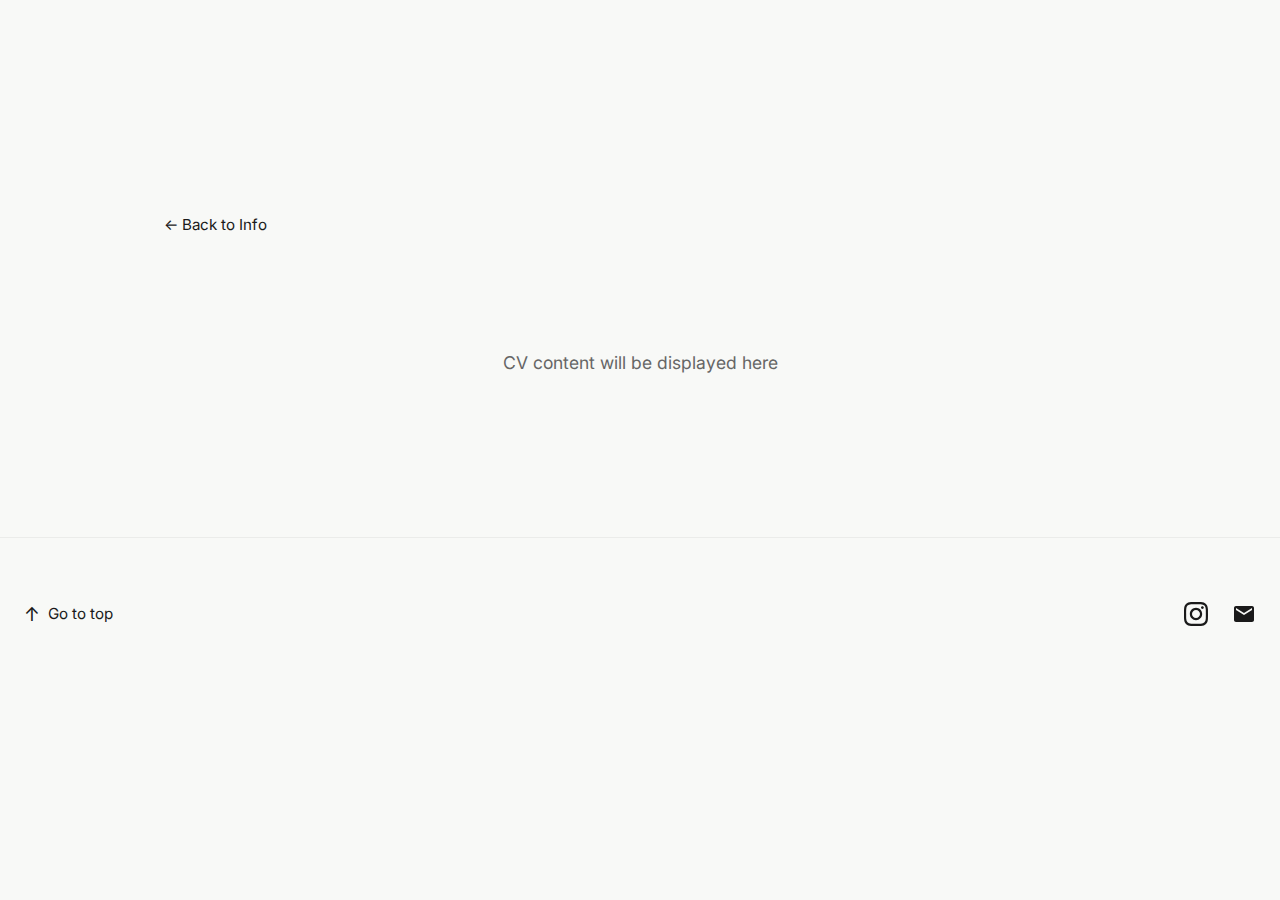
<file: cv.html>
<!DOCTYPE html>
<html lang="en">
<head>
  <meta charset="utf-8">
  <meta name="viewport" content="width=device-width,initial-scale=1">
  <title>CV — Etienne McDowell</title>
  <link href="https://fonts.googleapis.com/css2?family=Inter:wght@300;400;600&display=swap" rel="stylesheet">
  <link rel="stylesheet" href="site-perso-style.css">
</head>
<body>

  <header class="site-header">
    <div class="header-inner">
      <a class="brand" href="test-site-perso.html">
        <div class="brand-text">
          <span class="first-name">Etienne</span>
          <span class="last-name">McDowell</span>
        </div>
      </a>
      <nav class="top-nav">
        <a href="test-site-perso.html">Work</a>
        <a href="info.html">Info</a>
      </nav>
    </div>
  </header>

  <main class="project-detail-section">
    <a href="info.html" class="back-link">← Back to Info</a>
    
    <div class="cv-container">
      <!-- CV content will be added here -->
      <div class="cv-placeholder">
        <p>CV content will be displayed here</p>
      </div>
    </div>
  </main>

  <footer class="site-footer">
    <div class="footer-content">
      <a href="#" class="go-to-top" onclick="window.scrollTo({top: 0, behavior: 'smooth'}); return false;">
        <span class="arrow">↑</span>
        <span class="go-to-top-text">Go to top</span>
      </a>
      <div class="footer-social">
        <a href="#" class="social-icon" target="_blank" rel="noopener noreferrer" aria-label="Instagram">
          <svg width="24" height="24" viewBox="0 0 24 24" fill="none" xmlns="http://www.w3.org/2000/svg">
            <path d="M12 2.163c3.204 0 3.584.012 4.85.07 3.252.148 4.771 1.691 4.919 4.919.058 1.265.069 1.645.069 4.849 0 3.205-.012 3.584-.069 4.849-.149 3.225-1.664 4.771-4.919 4.919-1.266.058-1.644.07-4.85.07-3.204 0-3.584-.012-4.849-.07-3.26-.149-4.771-1.699-4.919-4.92-.058-1.265-.07-1.644-.07-4.849 0-3.204.013-3.583.07-4.849.149-3.227 1.664-4.771 4.919-4.919 1.266-.057 1.645-.069 4.849-.069zm0-2.163c-3.259 0-3.667.014-4.947.072-4.358.2-6.78 2.618-6.98 6.98-.059 1.281-.073 1.689-.073 4.948 0 3.259.014 3.668.072 4.948.2 4.358 2.618 6.78 6.98 6.98 1.281.058 1.689.072 4.948.072 3.259 0 3.668-.014 4.948-.072 4.354-.2 6.782-2.618 6.979-6.98.059-1.28.073-1.689.073-4.948 0-3.259-.014-3.667-.072-4.947-.196-4.354-2.617-6.78-6.979-6.98-1.281-.059-1.69-.073-4.949-.073zm0 5.838c-3.403 0-6.162 2.759-6.162 6.162s2.759 6.163 6.162 6.163 6.162-2.759 6.162-6.163c0-3.403-2.759-6.162-6.162-6.162zm0 10.162c-2.209 0-4-1.79-4-4 0-2.209 1.791-4 4-4s4 1.791 4 4c0 2.21-1.791 4-4 4zm6.406-11.845c-.796 0-1.441.645-1.441 1.44s.645 1.44 1.441 1.44c.795 0 1.439-.645 1.439-1.44s-.644-1.44-1.439-1.44z" fill="currentColor"/>
          </svg>
        </a>
        <a href="mailto:contact@etiennemcdowell.com" class="social-icon" aria-label="Email">
          <svg width="24" height="24" viewBox="0 0 24 24" fill="none" xmlns="http://www.w3.org/2000/svg">
            <path d="M20 4H4c-1.1 0-1.99.9-1.99 2L2 18c0 1.1.9 2 2 2h16c1.1 0 2-.9 2-2V6c0-1.1-.9-2-2-2zm0 4l-8 5-8-5V6l8 5 8-5v2z" fill="currentColor"/>
          </svg>
        </a>
      </div>
    </div>
  </footer>

</body>
</html>
</file>
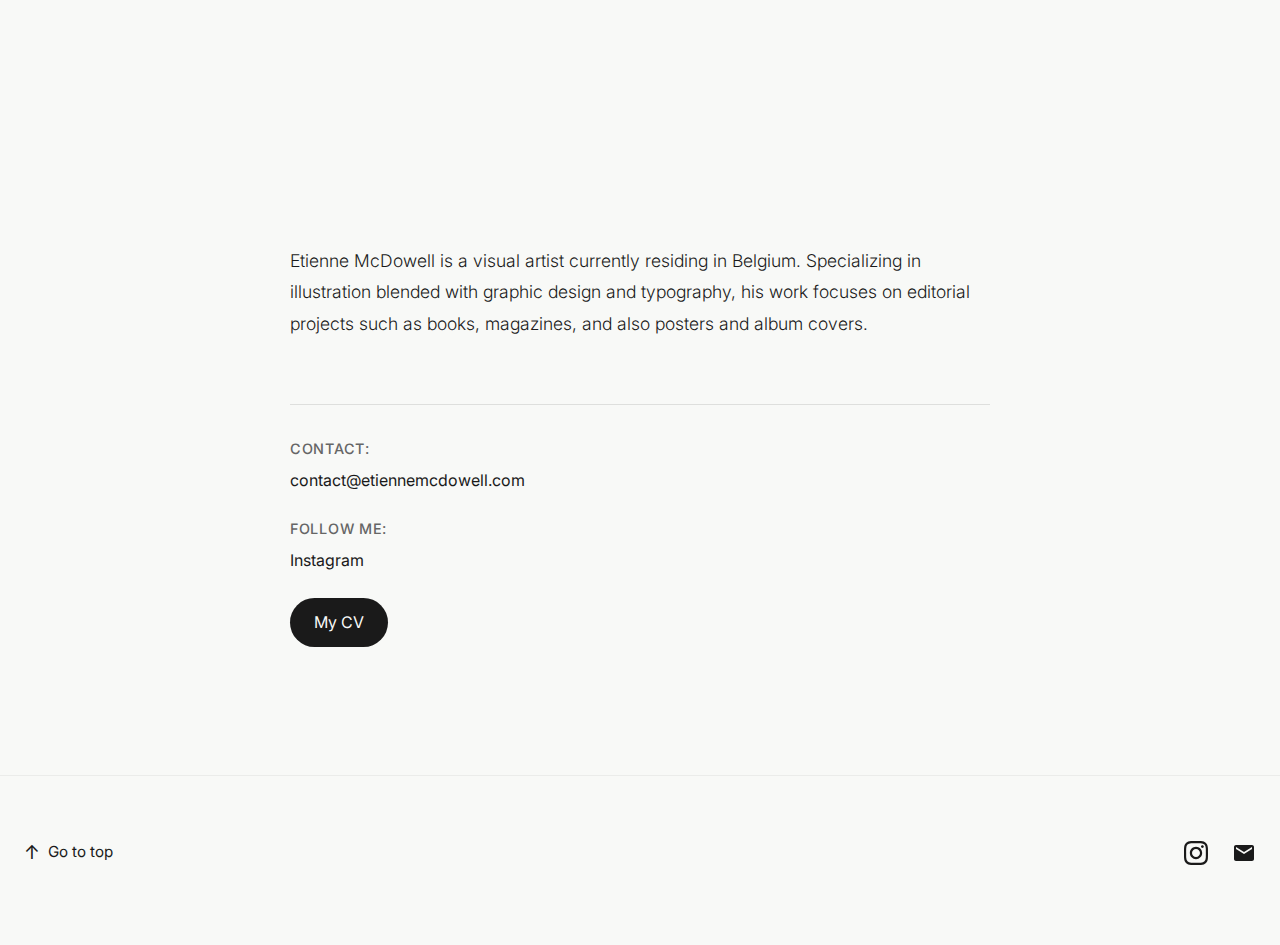
<file: info.html>
<!DOCTYPE html>
<html lang="en">
<head>
  <meta charset="utf-8">
  <meta name="viewport" content="width=device-width,initial-scale=1">
  <title>Info — Etienne McDowell</title>
  <link href="https://fonts.googleapis.com/css2?family=Inter:wght@300;400;600&display=swap" rel="stylesheet">
  <link rel="stylesheet" href="site-perso-style.css">
</head>
<body>

  <header class="site-header">
    <div class="header-inner">
      <a class="brand" href="test-site-perso.html">
        <div class="brand-text">
          <span class="first-name">Etienne</span>
          <span class="last-name">McDowell</span>
        </div>
      </a>
      <nav class="top-nav">
        <a href="test-site-perso.html">Work</a>
        <a href="info.html" class="active">Info</a>
      </nav>
    </div>
  </header>

  <main class="container info-section">
    <div class="info-content">
      <div class="info-text">
        <p class="info-bio">
          Etienne McDowell is a visual artist currently residing in Belgium.
          Specializing in illustration blended with graphic design and typography, his work focuses on editorial projects such as books, magazines, and also posters and album covers.
        </p>
      </div>

      <div class="info-contact">
        <div class="contact-item">
          <span class="contact-label">Contact:</span>
          <a href="mailto:contact@etiennemcdowell.com" class="contact-link">contact@etiennemcdowell.com</a>
        </div>

        <div class="contact-item">
          <span class="contact-label">Follow me:</span>
          <div class="social-links">
            <a href="#" class="social-link" target="_blank" rel="noopener noreferrer">Instagram</a>
          </div>
        </div>

        <div class="contact-item cv-item">
          <a href="images/cv.jpg" target="_blank" rel="noopener noreferrer" class="cv-button">My CV</a>
        </div>
      </div>
    </div>
  </main>

  <footer class="site-footer">
    <div class="footer-content">
      <a href="#" class="go-to-top" onclick="window.scrollTo({top: 0, behavior: 'smooth'}); return false;">
        <span class="arrow">↑</span>
        <span class="go-to-top-text">Go to top</span>
      </a>
      <div class="footer-social">
        <a href="#" class="social-icon" target="_blank" rel="noopener noreferrer" aria-label="Instagram">
          <svg width="24" height="24" viewBox="0 0 24 24" fill="none" xmlns="http://www.w3.org/2000/svg">
            <path d="M12 2.163c3.204 0 3.584.012 4.85.07 3.252.148 4.771 1.691 4.919 4.919.058 1.265.069 1.645.069 4.849 0 3.205-.012 3.584-.069 4.849-.149 3.225-1.664 4.771-4.919 4.919-1.266.058-1.644.07-4.85.07-3.204 0-3.584-.012-4.849-.07-3.26-.149-4.771-1.699-4.919-4.92-.058-1.265-.07-1.644-.07-4.849 0-3.204.013-3.583.07-4.849.149-3.227 1.664-4.771 4.919-4.919 1.266-.057 1.645-.069 4.849-.069zm0-2.163c-3.259 0-3.667.014-4.947.072-4.358.2-6.78 2.618-6.98 6.98-.059 1.281-.073 1.689-.073 4.948 0 3.259.014 3.668.072 4.948.2 4.358 2.618 6.78 6.98 6.98 1.281.058 1.689.072 4.948.072 3.259 0 3.668-.014 4.948-.072 4.354-.2 6.782-2.618 6.979-6.98.059-1.28.073-1.689.073-4.948 0-3.259-.014-3.667-.072-4.947-.196-4.354-2.617-6.78-6.979-6.98-1.281-.059-1.69-.073-4.949-.073zm0 5.838c-3.403 0-6.162 2.759-6.162 6.162s2.759 6.163 6.162 6.163 6.162-2.759 6.162-6.163c0-3.403-2.759-6.162-6.162-6.162zm0 10.162c-2.209 0-4-1.79-4-4 0-2.209 1.791-4 4-4s4 1.791 4 4c0 2.21-1.791 4-4 4zm6.406-11.845c-.796 0-1.441.645-1.441 1.44s.645 1.44 1.441 1.44c.795 0 1.439-.645 1.439-1.44s-.644-1.44-1.439-1.44z" fill="currentColor"/>
          </svg>
        </a>
        <a href="mailto:contact@etiennemcdowell.com" class="social-icon" aria-label="Email">
          <svg width="24" height="24" viewBox="0 0 24 24" fill="none" xmlns="http://www.w3.org/2000/svg">
            <path d="M20 4H4c-1.1 0-1.99.9-1.99 2L2 18c0 1.1.9 2 2 2h16c1.1 0 2-.9 2-2V6c0-1.1-.9-2-2-2zm0 4l-8 5-8-5V6l8 5 8-5v2z" fill="currentColor"/>
          </svg>
        </a>
      </div>
    </div>
  </footer>

  <script></script>
</body>
</html>
</file>
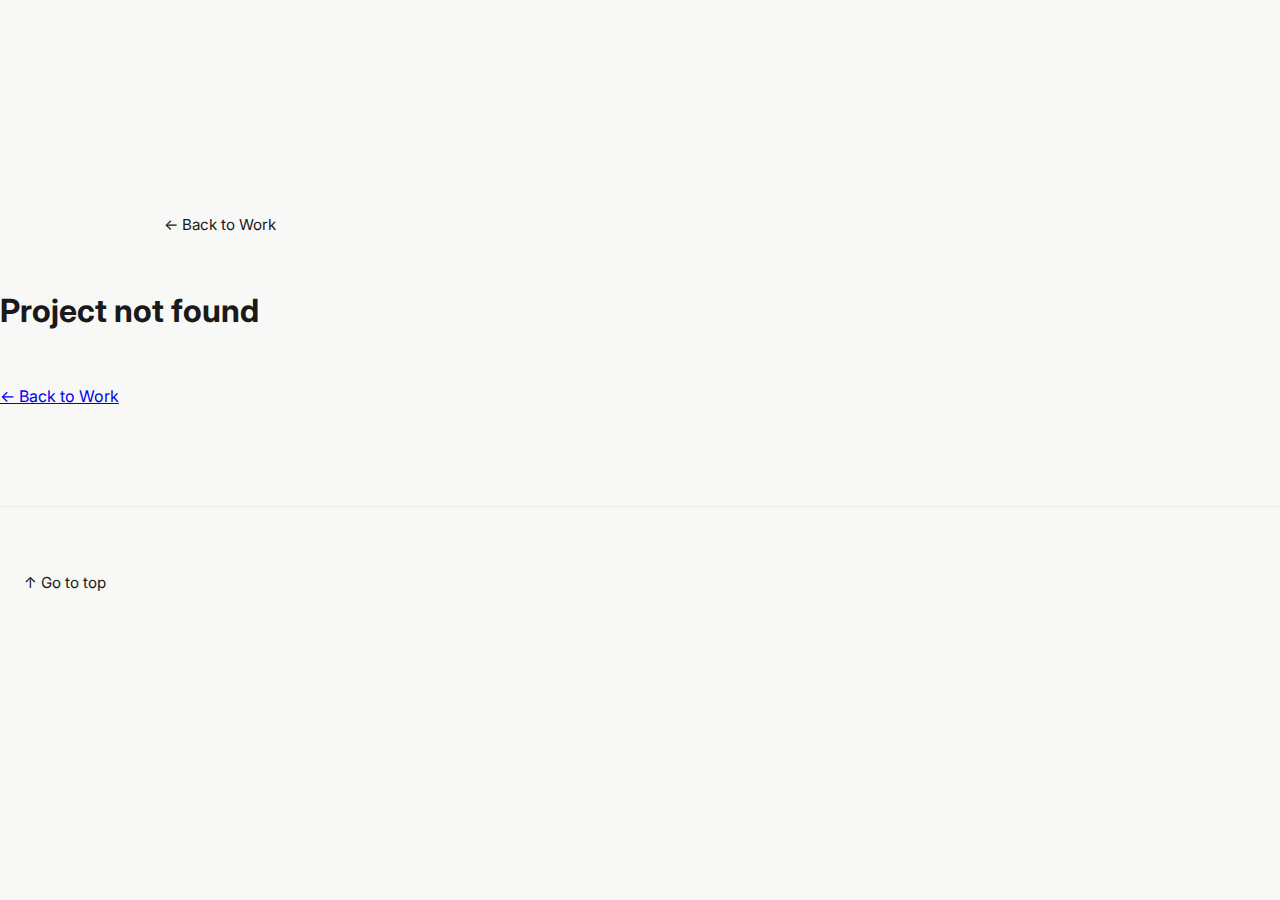
<file: project-detail.html>
<!DOCTYPE html>
<html lang="en">
<head>
  <meta charset="utf-8">
  <meta name="viewport" content="width=device-width,initial-scale=1">
  <title>Project Detail — Etienne McDowell</title>
  <link href="https://fonts.googleapis.com/css2?family=Inter:wght@300;400;600&display=swap" rel="stylesheet">
  <link rel="stylesheet" href="site-perso-style.css">
</head>
<body>

  <!-- HEADER -->
  <header class="site-header">
    <div class="header-inner">
      <a class="brand" href="/test-site-perso.html">
        <div class="brand-text">
          <span class="first-name">Etienne</span>
          <span class="last-name">McDowell</span>
        </div>
      </a>
      <nav class="top-nav">
        <a href="/test-site-perso.html">Work</a>
        <a href="/info.html">Info</a>
      </nav>
    </div>
  </header>

  <!-- MAIN -->
  <main class="project-detail-section">
    <a href="/test-site-perso.html" class="back-link">← Back to Work</a>

    <div class="project-detail" id="project-content"></div>
  </main>

  <!-- FOOTER -->
  <footer class="site-footer">
    <div class="footer-content">
      <a href="#" class="go-to-top" onclick="window.scrollTo({top:0,behavior:'smooth'});return false;">
        ↑ Go to top
      </a>
    </div>
  </footer>

  <!-- PROJECT DATA -->
  <script>
    const projects = {
      mountains: {
        title: "Calendar Summits of the World",
        year: "2024",
        category: "Editorial Design",
        items: [
          { image: "images/calendar-01.jpg" },
          { image: "images/calendar-02.jpg" }
        ]
      }
    };

    const params = new URLSearchParams(window.location.search);
    const key = params.get("project");
    const project = projects[key];
    const container = document.getElementById("project-content");

    if (!project) {
      container.innerHTML = `
        <h1>Project not found</h1>
        <a href="/test-site-perso.html">← Back to Work</a>
      `;
    } else {
      let html = `
        <h1>${project.title}</h1>
        <p>${project.category} — ${project.year}</p>
      `;

      project.items.forEach(item => {
        html += `<img src="${item.image}" style="width:100%;margin-bottom:40px;">`;
      });

      container.innerHTML = html;
    }
  </script>

</body>
</html>
</file>
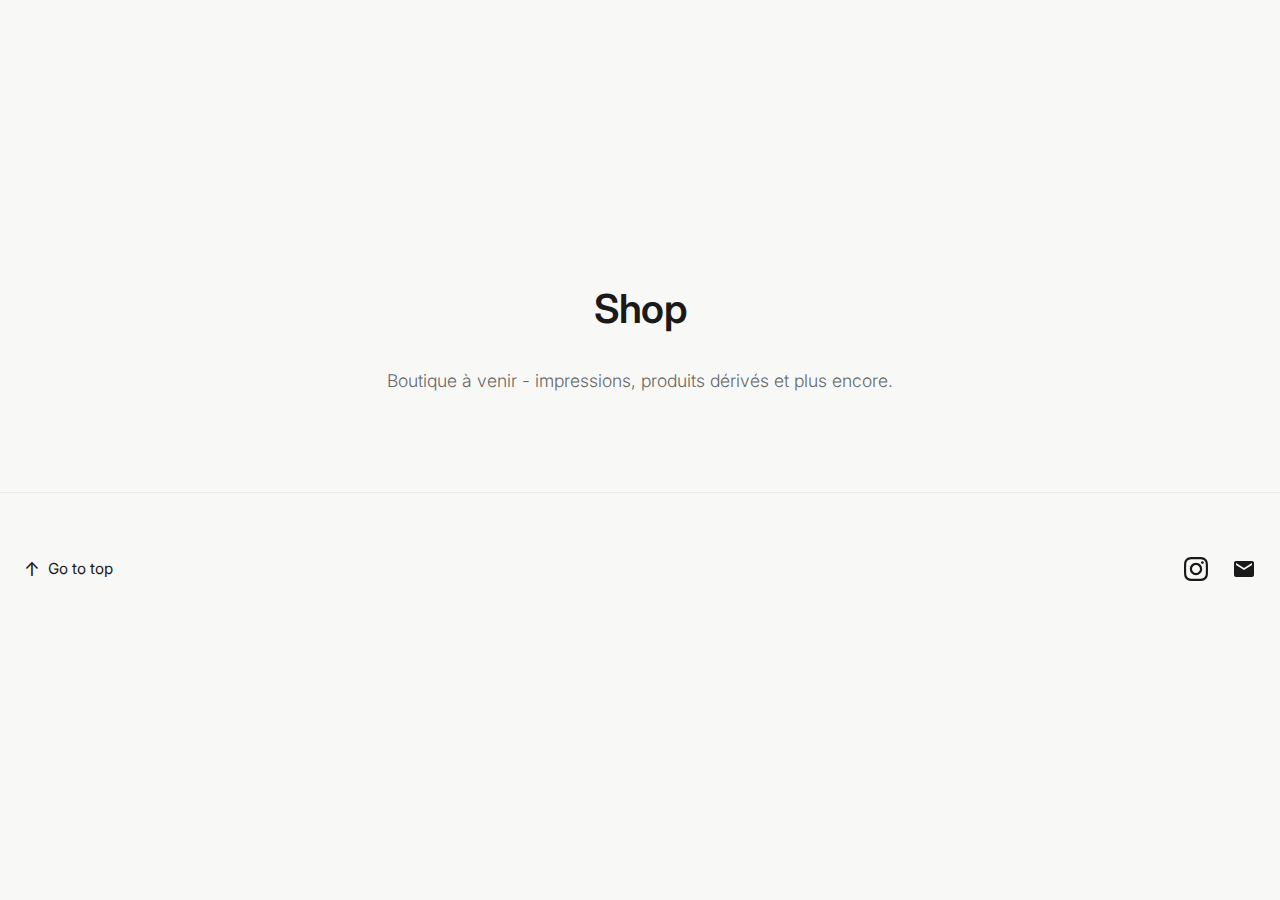
<file: shop.html>
<!DOCTYPE html>
<html lang="fr">
<head>
  <meta charset="utf-8">
  <meta name="viewport" content="width=device-width,initial-scale=1">
  <title>Shop — Etienne McDowell</title>
  <link href="https://fonts.googleapis.com/css2?family=Inter:wght@300;400;600&display=swap" rel="stylesheet">
  <link rel="stylesheet" href="site-perso-style.css">
</head>
<body>

  <header class="site-header">
    <div class="header-inner">
      <a class="brand" href="test-site-perso.html">
        <div class="brand-text">
          <span class="first-name">Etienne</span>
          <span class="last-name">McDowell</span>
        </div>
      </a>
      <nav class="top-nav">
        <a href="test-site-perso.html">Work</a>
        <a href="shop.html" class="active">Shop</a>
        <a href="info.html">Info</a>
      </nav>
    </div>
  </header>

  <main class="container info-page">
    <h1>Shop</h1>
    <p>Boutique à venir - impressions, produits dérivés et plus encore.</p>
  </main>

  <footer class="site-footer">
    <div class="footer-content">
      <a href="#" class="go-to-top" onclick="window.scrollTo({top: 0, behavior: 'smooth'}); return false;">
        <span class="arrow">↑</span>
        <span class="go-to-top-text">Go to top</span>
      </a>
      <div class="footer-social">
        <a href="#" class="social-icon" target="_blank" rel="noopener noreferrer" aria-label="Instagram">
          <svg width="24" height="24" viewBox="0 0 24 24" fill="none" xmlns="http://www.w3.org/2000/svg">
            <path d="M12 2.163c3.204 0 3.584.012 4.85.07 3.252.148 4.771 1.691 4.919 4.919.058 1.265.069 1.645.069 4.849 0 3.205-.012 3.584-.069 4.849-.149 3.225-1.664 4.771-4.919 4.919-1.266.058-1.644.07-4.85.07-3.204 0-3.584-.012-4.849-.07-3.26-.149-4.771-1.699-4.919-4.92-.058-1.265-.07-1.644-.07-4.849 0-3.204.013-3.583.07-4.849.149-3.227 1.664-4.771 4.919-4.919 1.266-.057 1.645-.069 4.849-.069zm0-2.163c-3.259 0-3.667.014-4.947.072-4.358.2-6.78 2.618-6.98 6.98-.059 1.281-.073 1.689-.073 4.948 0 3.259.014 3.668.072 4.948.2 4.358 2.618 6.78 6.98 6.98 1.281.058 1.689.072 4.948.072 3.259 0 3.668-.014 4.948-.072 4.354-.2 6.782-2.618 6.979-6.98.059-1.28.073-1.689.073-4.948 0-3.259-.014-3.667-.072-4.947-.196-4.354-2.617-6.78-6.979-6.98-1.281-.059-1.69-.073-4.949-.073zm0 5.838c-3.403 0-6.162 2.759-6.162 6.162s2.759 6.163 6.162 6.163 6.162-2.759 6.162-6.163c0-3.403-2.759-6.162-6.162-6.162zm0 10.162c-2.209 0-4-1.79-4-4 0-2.209 1.791-4 4-4s4 1.791 4 4c0 2.21-1.791 4-4 4zm6.406-11.845c-.796 0-1.441.645-1.441 1.44s.645 1.44 1.441 1.44c.795 0 1.439-.645 1.439-1.44s-.644-1.44-1.439-1.44z" fill="currentColor"/>
          </svg>
        </a>
        <a href="mailto:contact@etiennemcdowell.com" class="social-icon" aria-label="Email">
          <svg width="24" height="24" viewBox="0 0 24 24" fill="none" xmlns="http://www.w3.org/2000/svg">
            <path d="M20 4H4c-1.1 0-1.99.9-1.99 2L2 18c0 1.1.9 2 2 2h16c1.1 0 2-.9 2-2V6c0-1.1-.9-2-2-2zm0 4l-8 5-8-5V6l8 5 8-5v2z" fill="currentColor"/>
          </svg>
        </a>
      </div>
    </div>
  </footer>

  <script></script>
</body>
</html>
</file>
<file: site-perso-style.css>
:root {
  --bg: #f8f9f7;
  --text: #1a1a1a;
  --text-light: #666;
  --accent: #1a1a1a;
  --gap: 24px;
  --transition: 0.3s ease;
}

* {
  box-sizing: border-box;
  margin: 0;
  padding: 0;
}

body {
  font-family: 'Inter', sans-serif;
  background: var(--bg);
  color: var(--text);
  line-height: 1.6;
  -webkit-font-smoothing: antialiased;
  -moz-osx-font-smoothing: grayscale;
}

/* container */
.container {
  width: 100%;
  max-width: 100%;
  margin: 0 auto;
  padding: 0 1rem;
}

/* header */
.site-header {
  position: relative;
  z-index: 100;
  background: var(--bg);
  padding: 1.5rem 0;
  opacity: 0;
  transform: translateY(-20px);
  animation: headerFadeIn 0.6s ease-out forwards;
}

@keyframes headerFadeIn {
  to {
    opacity: 1;
    transform: translateY(0);
  }
}

.header-inner {
  display: flex;
  justify-content: space-between;
  align-items: center;
  max-width: 100%;
  margin: 0 auto;
  padding: 0 1.5rem;
}


.brand {
  display: flex;
  align-items: center;
  text-decoration: none;
  color: var(--text);
  transition: opacity var(--transition);
}

.brand:hover {
  opacity: 0.8;
}


.brand-text {
  display: flex;
  flex-direction: column;
  line-height: 1.1;
}

.first-name,
.last-name {
  font-family: 'Apfel Grotesk', sans-serif;
  font-weight: 700;
  font-size: 2.8rem;
  letter-spacing: -0.02em;
}

.last-name {
  margin-top: 2px;
}

.top-nav {
  display: flex;
  gap: 3rem;
}

.top-nav a {
  text-decoration: none;
  color: var(--text);
  font-weight: 400;
  font-size: 1.05rem;
  letter-spacing: 0.01em;
  position: relative;
  transition: opacity var(--transition);
}

.top-nav a:hover {
  opacity: 0.6;
}

.top-nav a.active {
  font-weight: 500;
}

/* grid layout - Work section */
.work-section {
  padding: 1rem 0 6rem;
}

.work-section .container {
  max-width: 100%;
  margin: 0 auto;
  padding: 0 1rem;
}

.grid {
  display: grid;
  grid-template-columns: repeat(3, 1fr);
  gap: 1.25rem;
  margin-top: 0;
}

.grid .item {
  opacity: 0;
  transform: translateY(30px);
  transition: opacity 0.6s ease, transform 0.6s ease;
}

.grid .item.visible {
  opacity: 1;
  transform: translateY(0);
}

.item-link {
  text-decoration: none;
  color: inherit;
  display: block;
}

.item {
  position: relative;
  overflow: hidden;
  border-radius: 0;
  aspect-ratio: 3 / 4;
  cursor: pointer;
  background: var(--bg);
}

.item img {
  width: 100%;
  height: 100%;
  object-fit: cover;
  display: block;
  transition: transform 0.5s ease, opacity 0.4s ease;
}

.item-calendar img {
  object-position: top center;
}

/* Multi-image items */
.item-multi-image {
  aspect-ratio: 3 / 4;
}

.image-stack {
  position: relative;
  width: 100%;
  height: 100%;
}

.stack-image {
  position: absolute;
  top: 0;
  left: 0;
  width: 100%;
  height: 100%;
  object-fit: cover;
  opacity: 0;
  transition: opacity 1s ease-in-out;
}

.stack-image.active {
  opacity: 1;
}

/* hover effect */
.item .overlay {
  position: absolute;
  inset: 0;
  background: rgba(0, 0, 0, 0.7);
  color: #fff;
  display: flex;
  align-items: center;
  justify-content: center;
  opacity: 0;
  transition: opacity 0.4s ease;
  text-align: center;
  padding: 2rem;
  z-index: 10;
}

.item:hover img {
  transform: scale(1.05);
  opacity: 0.3;
}

.item:hover .overlay {
  opacity: 1;
}

.overlay h2 {
  font-size: 1.4rem;
  font-weight: 700;
  letter-spacing: 0.01em;
}

/* Info section */
.info-section {
  padding: 6rem 0 8rem;
  max-width: 700px;
}

.info-content {
  display: flex;
  flex-direction: column;
  gap: 4rem;
}

.info-text {
  display: flex;
  flex-direction: column;
  gap: 1.5rem;
}

.info-bio {
  font-size: 1.1rem;
  line-height: 1.8;
  color: var(--text);
  font-weight: 300;
}

.info-contact {
  display: flex;
  flex-direction: column;
  gap: 1.5rem;
  padding-top: 2rem;
  border-top: 1px solid rgba(0, 0, 0, 0.1);
}

.contact-item {
  display: flex;
  flex-direction: column;
  gap: 0.5rem;
}

.contact-item.cv-item {
  flex-direction: row;
  align-items: center;
  gap: 1rem;
}

.contact-label {
  font-size: 0.9rem;
  font-weight: 500;
  color: var(--text-light);
  text-transform: uppercase;
  letter-spacing: 0.05em;
}

.contact-link {
  color: var(--text);
  text-decoration: none;
  font-size: 1rem;
  transition: opacity var(--transition);
  display: inline-block;
}

.contact-link:hover {
  opacity: 0.6;
}

.cv-button {
  display: inline-block;
  padding: 0.75rem 1.5rem;
  background: var(--text);
  color: var(--bg);
  text-decoration: none;
  border-radius: 30px;
  font-size: 1rem;
  font-weight: 400;
  transition: opacity var(--transition);
  border: none;
  cursor: pointer;
  width: fit-content;
}

.cv-button:hover {
  opacity: 0.8;
}

.social-links {
  display: flex;
  align-items: center;
  gap: 0.5rem;
  flex-wrap: wrap;
}

.social-link {
  color: var(--text);
  text-decoration: none;
  font-size: 1rem;
  transition: opacity var(--transition);
}

.social-link:hover {
  opacity: 0.6;
}

.social-separator {
  color: var(--text-light);
  font-size: 0.9rem;
}

/* Project detail page */
.project-detail-section {
  padding: 4rem 0 6rem;
  max-width: 100%;
}

.project-detail-section .container {
  max-width: 100%;
  padding: 0;
}

.back-link {
  display: block;
  color: var(--text);
  text-decoration: none;
  font-size: 0.95rem;
  margin: 0 auto 3rem auto;
  max-width: 1000px;
  padding: 0 1.5rem;
  transition: opacity var(--transition);
  font-weight: 400;
}

.project-header {
  padding: 0 1.5rem;
  max-width: 1000px;
  margin: 0 auto;
}

.project-detail {
  padding: 0;
}

.back-link:hover {
  opacity: 0.6;
}

.project-detail {
  display: flex;
  flex-direction: column;
  gap: 3rem;
}

.project-header {
  display: flex;
  flex-direction: column;
  gap: 1rem;
}

.project-title {
  font-size: 2.5rem;
  font-weight: 600;
  letter-spacing: -0.02em;
  line-height: 1.2;
}

.project-meta {
  display: flex;
  gap: 1.5rem;
  font-size: 0.9rem;
  color: var(--text-light);
  text-transform: uppercase;
  letter-spacing: 0.05em;
  font-weight: 500;
}

.project-image-container {
  width: 100%;
  max-width: 1000px;
  margin: 0 auto 4rem auto;
}

.project-main-image {
  width: 100%;
  height: auto;
  display: block;
}

.project-section-title {
  font-size: 1.5rem;
  font-weight: 500;
  margin: 4rem auto 2rem auto;
  max-width: 1000px;
  padding: 0 1.5rem;
  text-transform: uppercase;
  letter-spacing: 0.05em;
  color: var(--text);
}

.project-description {
  font-size: 1.1rem;
  line-height: 1.8;
  color: var(--text);
  font-weight: 300;
  max-width: 700px;
}

/* Vertical gallery for more-client-work */
.vertical-gallery {
  display: flex;
  flex-direction: column;
  gap: 4rem;
  margin-top: 2rem;
  max-width: 800px;
  margin-left: auto;
  margin-right: auto;
}

.gallery-item {
  display: flex;
  flex-direction: column;
  gap: 1.5rem;
}

.gallery-image-container {
  width: 100%;
}

.gallery-image {
  width: 100%;
  height: auto;
  display: block;
}

.gallery-item-title {
  font-size: 1.1rem;
  font-weight: 400;
  color: var(--text);
  line-height: 1.6;
  padding: 0 1.5rem;
}

/* Slideshow styles */
.slideshow-container {
  margin-bottom: 4rem;
}

.slideshow-title {
  font-size: 1.2rem;
  font-weight: 500;
  color: var(--text);
  margin-bottom: 1.5rem;
  padding: 0 1.5rem;
}

.slideshow-wrapper {
  position: relative;
  width: 100%;
}

.slideshow-images {
  position: relative;
  width: 100%;
  aspect-ratio: 4 / 3;
  overflow: hidden;
}

.slideshow-image {
  position: absolute;
  top: 0;
  left: 0;
  width: 100%;
  height: 100%;
  object-fit: contain;
  opacity: 0;
  transition: opacity 0.5s ease-in-out;
}

.slideshow-image.active {
  opacity: 1;
}

.slideshow-controls {
  display: flex;
  align-items: center;
  justify-content: center;
  gap: 1rem;
  margin-top: 1.5rem;
  padding: 0 1.5rem;
}

.slideshow-prev,
.slideshow-next {
  background: none;
  border: 1px solid var(--text);
  color: var(--text);
  font-size: 1.2rem;
  padding: 0.5rem 1rem;
  cursor: pointer;
  transition: opacity var(--transition);
  font-family: inherit;
}

.slideshow-prev:hover,
.slideshow-next:hover {
  opacity: 0.6;
}

.slideshow-dots {
  display: flex;
  gap: 0.5rem;
  align-items: center;
}

.slideshow-dot {
  width: 8px;
  height: 8px;
  border-radius: 50%;
  background: var(--text-light);
  cursor: pointer;
  transition: background var(--transition);
}

.slideshow-dot.active {
  background: var(--text);
}

/* CV page */
.cv-container {
  max-width: 900px;
  margin: 0 auto;
  padding: 0 1.5rem;
}

.cv-placeholder {
  padding: 4rem 0;
  text-align: center;
  color: var(--text-light);
  font-size: 1.1rem;
}

/* Lukx gallery layout */
.lukx-header {
  display: flex;
  gap: 4rem;
  max-width: 1400px;
  margin: 3rem auto 4rem auto;
  padding: 0 1.5rem;
  align-items: flex-start;
}

.lukx-logo-container {
  flex: 0 0 auto;
  max-width: 300px;
}

.lukx-logo {
  width: 100%;
  height: auto;
  display: block;
}

.lukx-description {
  flex: 1;
  padding-top: 1rem;
}

.lukx-description p {
  font-size: 1.1rem;
  line-height: 1.8;
  color: var(--text);
  font-weight: 300;
  max-width: 600px;
}

.lukx-gallery {
  display: grid;
  grid-template-columns: repeat(2, 1fr);
  gap: 1.25rem;
  max-width: 1400px;
  margin: 0 auto;
  padding: 0 1.5rem;
}

.lukx-gallery-item {
  width: 100%;
  overflow: hidden;
}

.magazine-gallery-item-full {
  grid-column: 1 / -1;
}

.lukx-gallery-image {
  width: 100%;
  height: 500px;
  display: block;
  object-fit: contain;
}

/* Driftwire gallery - 2x2 grid with larger, equal-sized images */
.driftwire-gallery {
  grid-template-columns: repeat(2, 1fr);
  gap: 2rem;
  max-width: 1600px;
}

.driftwire-gallery-item {
  width: 100%;
  overflow: hidden;
}

.driftwire-gallery-image {
  width: 100%;
  height: 700px;
  display: block;
  object-fit: contain;
}

/* info pages (shop, etc.) */
.info-page {
  padding: 8rem 0 6rem;
  text-align: center;
  max-width: 600px;
  margin: 0 auto;
}

.info-page h1 {
  margin-bottom: 1.5rem;
  font-size: 2.5rem;
  font-weight: 600;
  letter-spacing: -0.02em;
}

.info-page p {
  font-size: 1.1rem;
  line-height: 1.8;
  color: var(--text-light);
  font-weight: 300;
}

/* footer */
.site-footer {
  padding: 4rem 0 5rem;
  border-top: 1px solid rgba(0, 0, 0, 0.05);
}

.footer-content {
  display: flex;
  justify-content: space-between;
  align-items: center;
  max-width: 1400px;
  margin: 0 auto;
  padding: 0 1.5rem;
}

.go-to-top {
  display: flex;
  align-items: center;
  gap: 0.5rem;
  text-decoration: none;
  color: var(--text);
  font-size: 0.95rem;
  font-weight: 400;
  transition: opacity var(--transition);
}

.go-to-top:hover {
  opacity: 0.6;
}

.arrow {
  font-size: 1.2rem;
  line-height: 1;
}

.go-to-top-text {
  font-size: 0.95rem;
}

.footer-social {
  display: flex;
  align-items: center;
  gap: 1.5rem;
}

.footer-social .social-icon {
  display: flex;
  align-items: center;
  justify-content: center;
  color: var(--text);
  text-decoration: none;
  transition: opacity var(--transition);
  width: 24px;
  height: 24px;
}

.footer-social .social-icon:hover {
  opacity: 0.6;
}

.footer-social .social-icon svg {
  width: 24px;
  height: 24px;
}

/* Lightbox */
.lightbox {
  display: none;
  position: fixed;
  top: 0;
  left: 0;
  width: 100%;
  height: 100%;
  background: rgba(0, 0, 0, 0.95);
  z-index: 1000;
  align-items: center;
  justify-content: center;
  opacity: 0;
  transition: opacity 0.3s ease;
}

.lightbox.active {
  display: flex;
  opacity: 1;
}

.lightbox-image {
  max-width: 90%;
  max-height: 90vh;
  object-fit: contain;
  animation: lightboxFadeIn 0.3s ease;
}

@keyframes lightboxFadeIn {
  from {
    opacity: 0;
    transform: scale(0.9);
  }
  to {
    opacity: 1;
    transform: scale(1);
  }
}

.lightbox-close {
  position: absolute;
  top: 2rem;
  right: 2rem;
  color: #fff;
  font-size: 3rem;
  cursor: pointer;
  background: none;
  border: none;
  width: 50px;
  height: 50px;
  display: flex;
  align-items: center;
  justify-content: center;
  transition: opacity 0.3s ease;
}

.lightbox-close:hover {
  opacity: 0.7;
}

.lightbox-close::before {
  content: '×';
  line-height: 1;
}

/* responsive */
@media (max-width: 1024px) {
  .grid {
    grid-template-columns: repeat(2, 1fr);
    gap: 0.75rem;
  }
  
  .work-section .container {
    padding: 0 1rem;
  }
  
  .header-inner {
    padding: 0 1.5rem;
  }
  
  .project-image-container,
  .project-header,
  .vertical-gallery,
  .lukx-header,
  .lukx-gallery {
    max-width: 100%;
    padding: 0 1rem;
  }
  
  .lukx-header {
    flex-direction: column;
    gap: 2rem;
  }
  
  .lukx-logo-container {
    max-width: 100%;
  }
  
  .lukx-gallery {
    grid-template-columns: repeat(2, 1fr);
    gap: 1rem;
  }
}

@media (max-width: 768px) {
  
  .top-nav {
    gap: 1.5rem;
  }
  
  .top-nav a {
    font-size: 0.9rem;
  }
  
  .grid {
    grid-template-columns: 1fr;
    gap: 0.75rem;
  }
  
  .work-section {
    padding: 1rem 0 4rem;
  }
  
  .work-section .container {
    padding: 0 0.75rem;
  }
  
  .gallery-item-title {
    padding: 0 1rem;
  }
  
  .lukx-gallery {
    grid-template-columns: 1fr;
    gap: 1rem;
    padding: 0 1rem;
  }
  
  .lukx-header {
    padding: 0 1rem;
    margin: 2rem auto 3rem auto;
  }
  
  .info-section {
    padding: 4rem 0 6rem;
  }
  
  .info-bio {
    font-size: 1rem;
  }
  
  .project-title {
    font-size: 2rem;
  }
  
  .project-description {
    font-size: 1rem;
  }
  
  .info-page {
    padding: 6rem 0 4rem;
  }
  
  .info-page h1 {
    font-size: 2rem;
  }
}

@media (max-width: 480px) {
  .header-inner {
    flex-direction: column;
    gap: 1.5rem;
    align-items: flex-start;
  }
  
  .top-nav {
    width: 100%;
    justify-content: flex-start;
  }
  
  .first-name,
  .last-name {
    font-family: 'Apfel Grotesk', sans-serif;
    font-size: 1.8rem;
  }
  
  .site-footer {
    padding: 4rem 0 4rem;
  }
  
  .container {
    padding: 0 1rem;
  }
  
  .footer-content {
    flex-direction: column;
    gap: 2rem;
    align-items: center;
  }
  
  .footer-social {
    gap: 1.25rem;
  }
}
</file>
